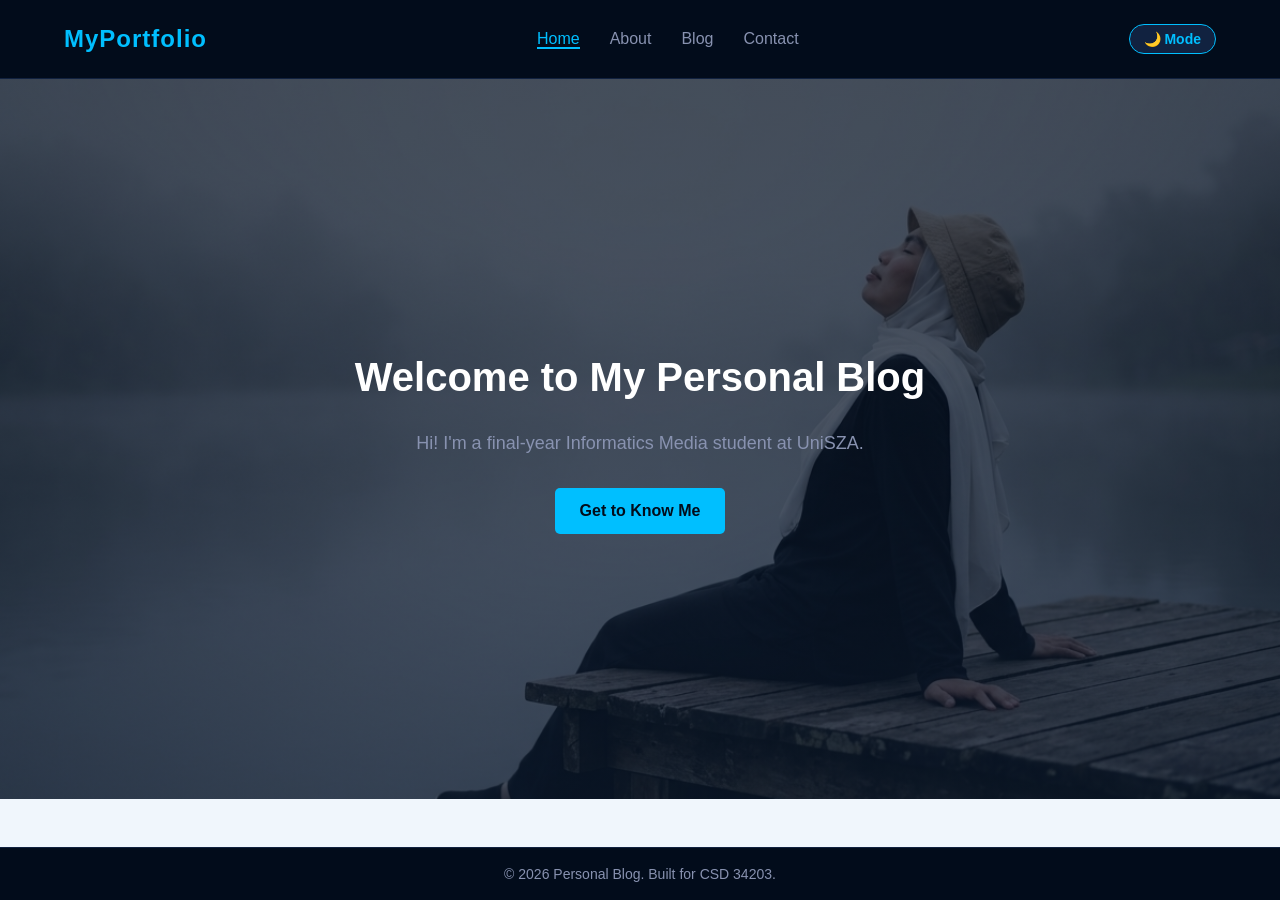
<file: index.html>
<!DOCTYPE html>
<html lang="en">
<head>
    <meta charset="UTF-8">
    <meta name="viewport" content="width=device-width, initial-scale=1.0">
    <title>Personal Blog | Home</title>
    <link rel="stylesheet" href="style.css">
</head>
<body>

    <header>
        <nav class="navbar">
            <div class="logo">MyPortfolio</div>
            <ul class="nav-links">
                <li><a href="index.html" class="active">Home</a></li>
                <li><a href="about.html">About</a></li>
                <li><a href="blog.html">Blog</a></li>
                <li><a href="contact.html">Contact</a></li>
            </ul>
            <button id="theme-toggle" class="toggle-btn" aria-label="Toggle Dark Mode">🌙 Mode</button>
        </nav>
    </header>

    <main class="hero-section">
        <div class="hero-content">
            <h1>Welcome to My Personal Blog</h1>
            <p>Hi! I'm a final-year Informatics Media student at UniSZA.</p>
            <a href="about.html" class="btn">Get to Know Me</a>
        </div>
    </main>

    <footer>
        <p>&copy; 2026 Personal Blog. Built for CSD 34203.</p>
    </footer>

    <script src="script.js"></script>
</body>
</html>
</file>
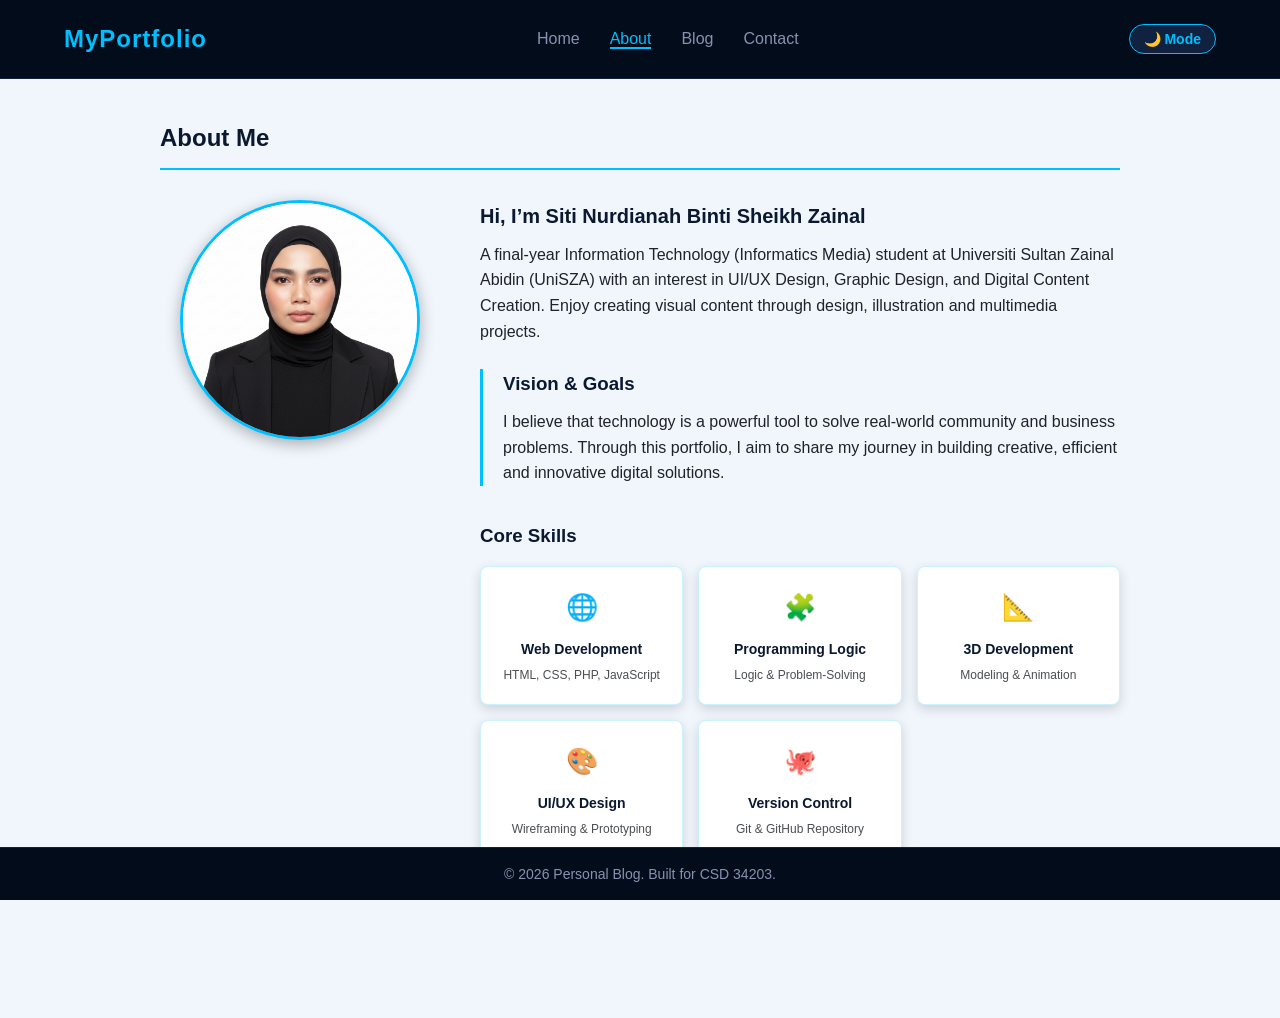
<file: about.html>
<!DOCTYPE html>
<html lang="en">
<head>
    <meta charset="UTF-8">
    <meta name="viewport" content="width=device-width, initial-scale=1.0">
    <title>About Me | Personal Blog</title>
    <link rel="stylesheet" href="style.css">
</head>
<body>

    <header>
        <nav class="navbar">
            <div class="logo">MyPortfolio</div>
            <ul class="nav-links">
                <li><a href="index.html">Home</a></li>
                <li><a href="about.html" class="active">About</a></li>
                <li><a href="blog.html">Blog</a></li>
                <li><a href="contact.html">Contact</a></li>
            </ul>
            <button id="theme-toggle" class="toggle-btn" aria-label="Toggle Dark Mode">🌙 Mode</button>
        </nav>
    </header>

    <main class="container">
        <section class="about-section">
            <h2>About Me</h2>
            
            <div class="about-content-wrapper">
                
                <div class="about-profile-pic">
                    <img src="images/profile.png" alt="Profile Picture">
                </div>
                
                <div class="about-text">
                    <p class="intro-p">Hi, I’m <strong>Siti Nurdianah Binti Sheikh Zainal</strong></p>
                    <p>A final-year Information Technology (Informatics Media) student at Universiti Sultan Zainal Abidin (UniSZA) with an interest in UI/UX Design, Graphic Design, and Digital Content Creation. Enjoy creating visual content through design, illustration and multimedia projects.</p>
                    
                    <div class="vision-section">
                        <h3>Vision & Goals</h3>
                        <p>I believe that technology is a powerful tool to solve real-world community and business problems. Through this portfolio, I aim to share my journey in building creative, efficient and innovative digital solutions.</p>
                    </div>

                    <div class="skills-section">
                        <h3>Core Skills</h3>
                        <div class="skills-grid">
                            <div class="skill-card">
                                <div class="skill-icon">🌐</div>
                                <h4>Web Development</h4>
                                <p>HTML, CSS, PHP, JavaScript</p>
                            </div>
                            <div class="skill-card">
                                <div class="skill-icon">🧩</div>
                                <h4>Programming Logic</h4>
                                <p>Logic & Problem-Solving</p>
                            </div>
                            <div class="skill-card">
                                <div class="skill-icon">📐</div>
                                <h4>3D Development</h4>
                                <p>Modeling & Animation</p>
                            </div>
                            <div class="skill-card">
                                <div class="skill-icon">🎨</div>
                                <h4>UI/UX Design</h4>
                                <p>Wireframing & Prototyping</p>
                            </div>
                            <div class="skill-card">
                                <div class="skill-icon">🐙</div>
                                <h4>Version Control</h4>
                                <p>Git & GitHub Repository</p>
                            </div>
                        </div>
                    </div>
                </div>
                
            </div>
        </section>
    </main>

    <footer>
        <p>&copy; 2026 Personal Blog. Built for CSD 34203.</p>
    </footer>

    <script src="script.js"></script>
</body>
</html>
</file>
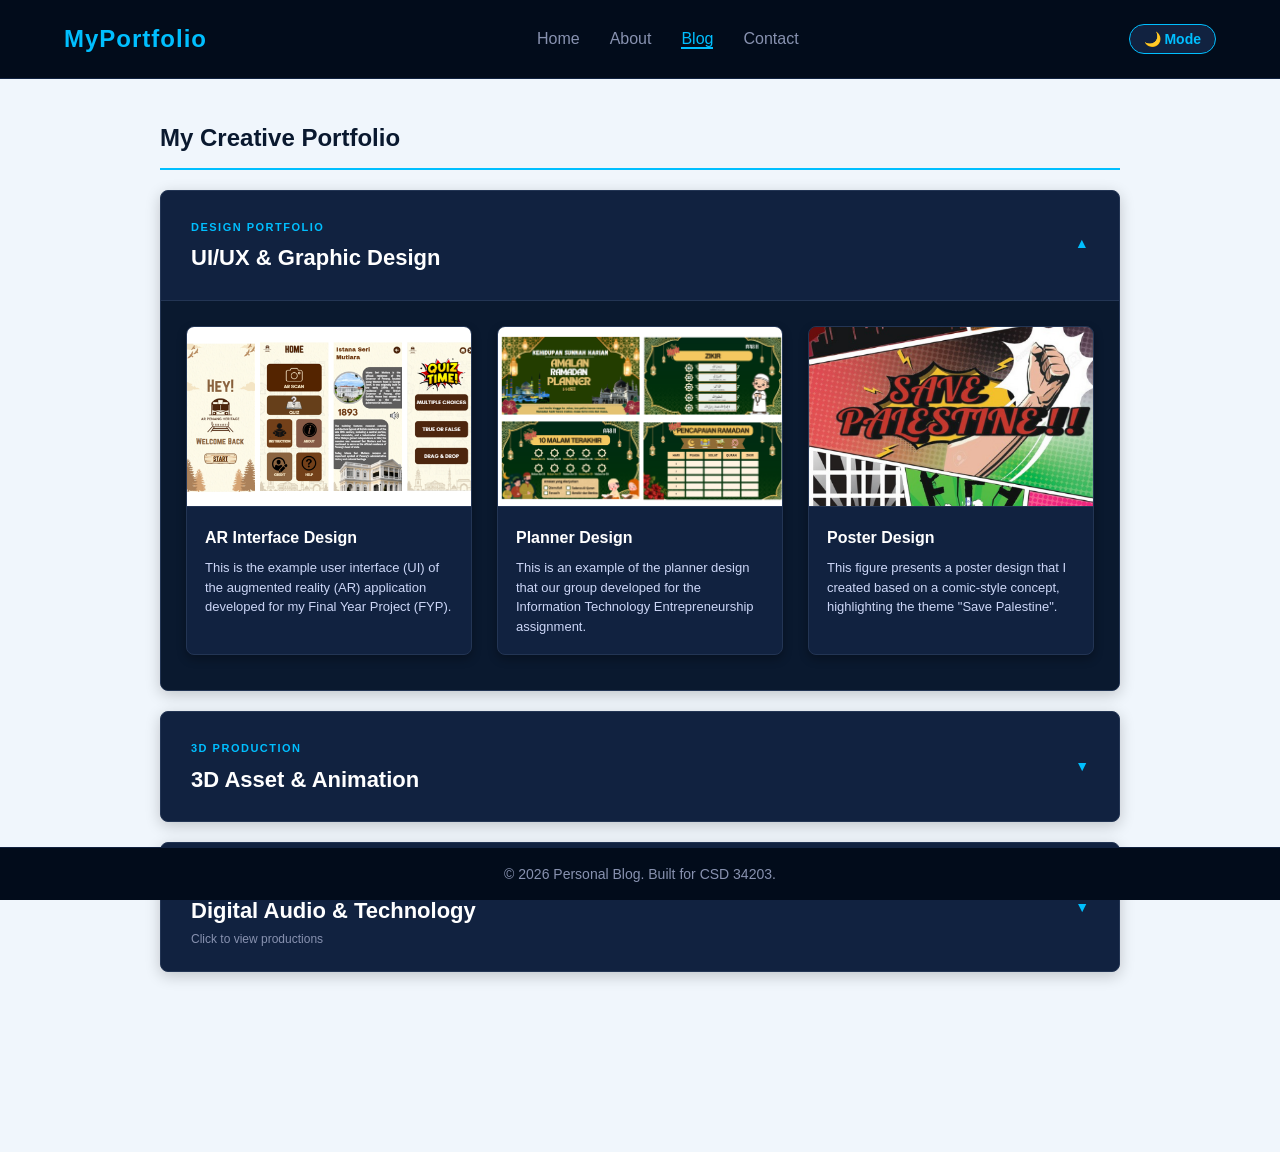
<file: blog.html>
<!DOCTYPE html>
<html lang="en">
<head>
    <meta charset="UTF-8">
    <meta name="viewport" content="width=device-width, initial-scale=1.0">
    <title>My Blog | Personal Blog</title>
    <link class="placeholder" rel="stylesheet" href="style.css">
</head>
<body>

    <header>
        <nav class="navbar">
            <div class="logo">MyPortfolio</div>
            <ul class="nav-links">
                <li><a href="index.html">Home</a></li>
                <li><a href="about.html">About</a></li>
                <li><a href="blog.html" class="active">Blog</a></li>
                <li><a href="contact.html">Contact</a></li>
            </ul>
            <button id="theme-toggle" class="toggle-btn" aria-label="Toggle Dark Mode">🌙 Mode</button>
        </nav>
    </header>

    <main class="container">
        <h2>My Creative Portfolio</h2>

        <details class="portfolio-accordion" open>
            <summary class="accordion-header">
                <div class="header-info">
                    <span class="category-tag">DESIGN PORTFOLIO</span>
                    <h3>UI/UX & Graphic Design</h3>
                </div>
                <span class="arrow-icon">▼</span>
            </summary>
            
            <div class="accordion-content">
                <div class="blog-grid">
                    
                    <article class="blog-card">
                        <div class="card-image">
                            <img src="images/Interface Design.png" alt="Interface Mockup Design">
                        </div>
                        <div class="card-text">
                            <h3>AR Interface Design</h3>
                            <p>This is the example user interface (UI) of the augmented reality (AR) application developed for my Final Year Project (FYP).</p>
                        </div>
                    </article>

                    <article class="blog-card">
                        <div class="card-image">
                            <img src="images/poster.png" alt="Visual Poster Concept">
                        </div>
                        <div class="card-text">
                            <h3>Planner Design</h3>
                            <p>This is an example of the planner design that our group developed for the Information Technology Entrepreneurship assignment.</p>
                        </div>
                    </article>

                    <article class="blog-card">
                        <div class="card-image">
                            <img src="images/typography.png" alt="Mastering Responsive Web Design">
                        </div>
                        <div class="card-text">
                            <h3>Poster Design</h3>
                            <p>This figure presents a poster design that I created based on a comic-style concept, highlighting the theme "Save Palestine".</p>
                        </div>
                    </article>

                </div>
            </div>
        </details>

        <details class="portfolio-accordion">
            <summary class="accordion-header">
                <div class="header-info">
                    <span class="category-tag">3D PRODUCTION</span>
                    <h3>3D Asset & Animation</h3>
                </div>
                <span class="arrow-icon">▼</span>
            </summary>
            <div class="accordion-content">
                <div class="blog-grid">
                    
                    <article class="blog-card">
                        <div class="card-image-prod">
                            <img src="images/3d_modeling_preview.png" alt="3D Modeling Compilation">
                        </div>
                        <div class="card-text">
                            <h3>3D Modeling</h3>
                        </div>
                    </article>

                    <article class="blog-card">
                        <div class="card-image-prod">
                            <img src="images/3d_animation_preview.png" alt="3D Animation Compilation">
                        </div>
                        <div class="card-text">
                            <h3>3D Animation</h3>
                        </div>
                    </article>

                </div>
            </div>
        </details>

        <details class="portfolio-accordion">
            <summary class="accordion-header">
                <div class="header-info">
                    <span class="category-tag">AUDIO TECHNOLOGY</span>
                    <h3>Digital Audio & Technology</h3>
                    <p class="click-hint"> Click to view productions</p>
                </div>
                <span class="arrow-icon">▼</span>
            </summary>
            <div class="accordion-content">
                <div class="blog-grid">
                    
                    <article class="blog-card">
                        <div class="card-text">
                            <div style="display: flex; align-items: center; gap: 8px; margin-bottom: 10px;">
                                <svg width="18" height="18" viewBox="0 0 24 24" fill="none" stroke="currentColor" stroke-width="2" stroke-linecap="round" stroke-linejoin="round" style="color: #fff;"><path d="M20 21v-2a4 4 0 0 0-4-4H8a4 4 0 0 0-4 4v2"></path><circle cx="12" cy="7" r="4"></circle></svg>
                                <h3 style="margin: 0; font-size: 18px;">Individual Project</h3>
                            </div>
                            <p style="color: #aaa; font-size: 14px; margin-bottom: 20px;">Individual Digital Audio technology submission showcasing audio editing skillsets.</p>
                            
                            <a href="https://youtu.be/F8r0_0GALyo" target="_blank" class="watch-btn" style="display: inline-flex; align-items: center; gap: 8px; padding: 10px 20px; border: 2px solid #ff0000; color: #fff; background: transparent; border-radius: 6px; text-decoration: none; font-weight: bold; font-size: 14px; transition: all 0.3s ease;">
                                <svg width="16" height="16" viewBox="0 0 24 24" fill="currentColor" style="color: #ff0000;"><path d="M23.498 6.186a3.016 3.016 0 0 0-2.122-2.136C19.505 3.545 12 3.545 12 3.545s-7.505 0-9.377.505A3.017 3.017 0 0 0 .502 6.186C0 8.07 0 12 0 12s0 3.93 .502 5.814a3.016 3.016 0 0 0 2.122 2.136c1.871.505 9.376.505 9.376.505s7.505 0 9.377-.505a3.015 3.015 0 0 0 2.122-2.136C24 15.93 24 12 24 12s0-3.93-.502-5.814zM9.545 15.568V8.432L15.818 12l-6.273 3.568z"/></svg>
                                Watch Individual Video
                            </a>
                        </div>
                    </article>

                </div>
            </div>
        </details>
    </main>

    <footer>
        <p>&copy; 2026 Personal Blog. Built for CSD 34203.</p>
    </footer>

    <script src="script.js"></script>
</body>
</html>
</file>
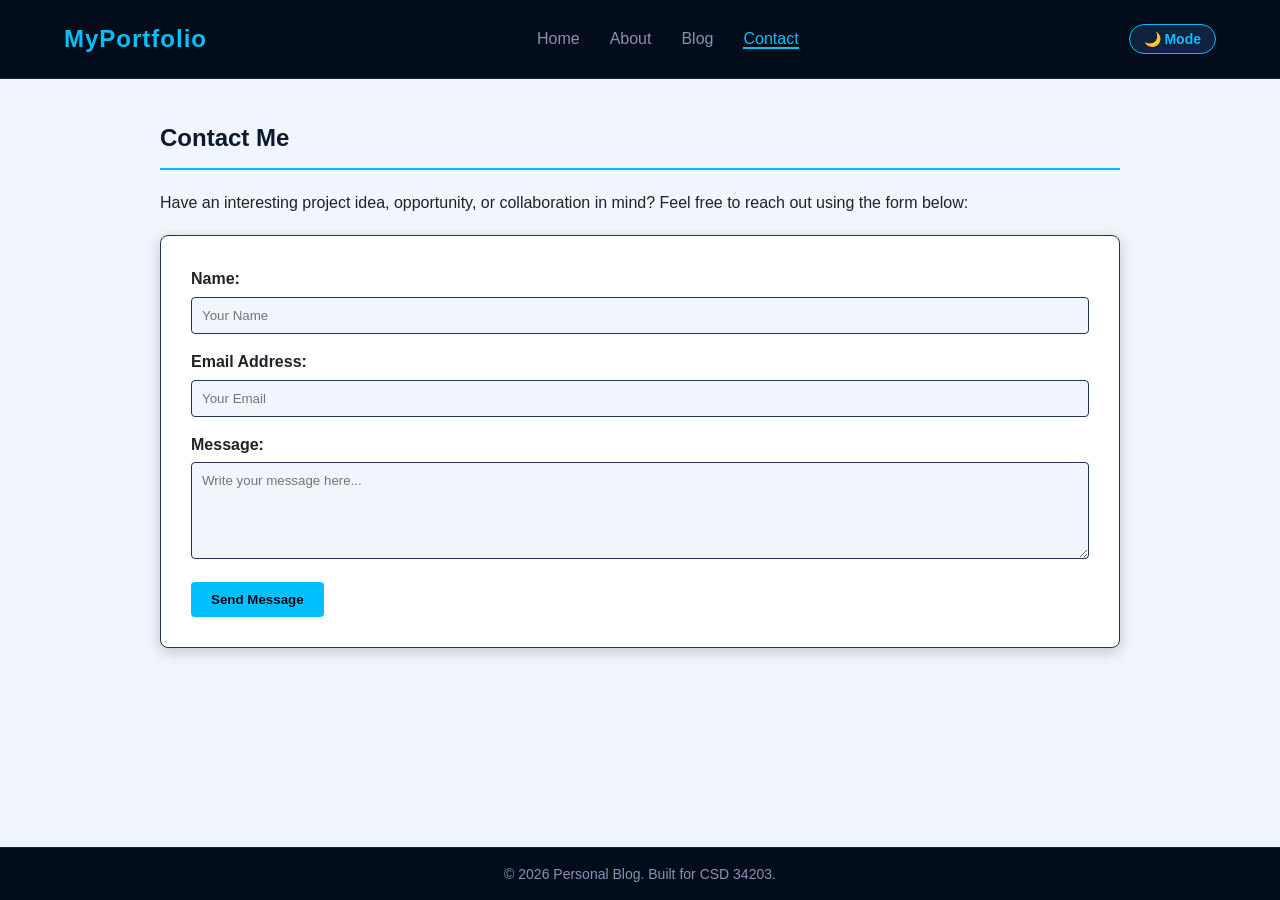
<file: contact.html>
<!DOCTYPE html>
<html lang="en">
<head>
    <meta charset="UTF-8">
    <meta name="viewport" content="width=device-width, initial-scale=1.0">
    <title>Contact Me | Personal Blog</title>
    <link rel="stylesheet" href="style.css">
</head>
<body>

    <header>
        <nav class="navbar">
            <div class="logo">MyPortfolio</div>
            <ul class="nav-links">
                <li><a href="index.html">Home</a></li>
                <li><a href="about.html">About</a></li>
                <li><a href="blog.html">Blog</a></li>
                <li><a href="contact.html" class="active">Contact</a></li>
            </ul>
            <button id="theme-toggle" class="toggle-btn" aria-label="Toggle Dark Mode">🌙 Mode</button>
        </nav>
    </header>

    <main class="container">
        <section class="contact-section">
            <h2>Contact Me</h2>
            <p>Have an interesting project idea, opportunity, or collaboration in mind? Feel free to reach out using the form below:</p>
            
            <form class="contact-form" onsubmit="event.preventDefault(); alert('Message successfully sent! (JavaScript Simulation)');">
                <div class="form-group">
                    <label for="name">Name:</label>
                    <input type="text" id="name" required placeholder="Your Name">
                </div>
                <div class="form-group">
                    <label for="email">Email Address:</label>
                    <input type="email" id="email" required placeholder="Your Email">
                </div>
                <div class="form-group">
                    <label for="message">Message:</label>
                    <textarea id="message" rows="5" required placeholder="Write your message here..."></textarea>
                </div>
                <button type="submit" class="submit-btn">Send Message</button>
            </form>
        </section>
    </main>

    <footer>
        <p>&copy; 2026 Personal Blog. Built for CSD 34203.</p>
    </footer>

    <script src="script.js"></script>
</body>
</html>
</file>
<file: style.css>
/* ==========================================
   0. TETAPAN UNTUK STRUKTUR TEMA (DATA-THEME)
   ========================================== */
:root {
    /* DEFAULT (LIGHT MODE) - Ditukar kepada gandingan Sky Blue & Terang */
    --bg-color: #f0f6fc;
    --text-color: #1f2328;
    --card-bg: #ffffff;
    --heading-color: #0a192f;
    --border-color: #00bfff;
}

/* Penukaran warna apabila data-theme="dark" aktif (DARK BLUE & SKY BLUE) */
[data-theme="dark"] {
    --bg-color: #0a192f;       /* Biru Gelap (Deep Navy) */
    --text-color: #e2e8f0;     /* Putih lembut kebiruan */
    --card-bg: #112240;        /* Biru Sederhana untuk kad & borang */
    --heading-color: #ffffff;  /* Putih bersih */
    --border-color: #00bfff;   /* Sky Blue */
}

/* ==========================================
   1. UNIVERSAL & BASE STYLES
   ========================================== */
* {
    margin: 0;
    padding: 0;
    box-sizing: border-box;
    font-family: 'Segoe UI', Tahoma, Geneva, Verdana, sans-serif;
}

body {
    background-color: var(--bg-color);
    color: var(--text-color);
    line-height: 1.6;
    transition: background-color 0.3s, color 0.3s;
}

/* ==========================================
   2. NAVIGATION BAR (Kini Berlatarkan Biru Sangat Gelap)
   ========================================== */
.navbar {
    display: flex;
    justify-content: space-between;
    align-items: center;
    background-color: #020c1b; /* Biru Tersangat Gelap */
    padding: 20px 5%;
    color: white;
    border-bottom: 1px solid #112240;
}

.navbar .logo {
    font-size: 24px;
    font-weight: bold;
    letter-spacing: 1px;
    color: #00bfff; /* Logo sentiasa Sky Blue */
}

.nav-links {
    list-style: none;
    display: flex;
    align-items: center;
}

.nav-links li {
    margin: 0 15px;
}

.nav-links a {
    color: #8892b0;
    text-decoration: none;
    font-size: 16px;
    transition: color 0.3s;
}

.nav-links a:hover, .nav-links a.active {
    color: #00bfff; /* Hover bertukar ke Sky Blue */
    border-bottom: 2px solid #00bfff;
}

/* Gaya Butang Toggle */
.toggle-btn {
    background: #112240;
    color: #00bfff;
    border: 1px solid #00bfff;
    padding: 6px 14px;
    border-radius: 20px;
    cursor: pointer;
    font-size: 14px;
    font-weight: 600;
    transition: all 0.3s ease;
}

[data-theme="dark"] .toggle-btn {
    background: #00bfff;
    color: #020c1b;
    border-color: #00bfff;
}

/* ==========================================
   3. HERO SECTION (HOME PAGE)
   ========================================== */
.hero-section {
    height: 80vh;
    display: flex;
    justify-content: center;
    align-items: center;
    text-align: center;
    background: linear-gradient(rgba(2, 12, 27, 0.7), rgba(10, 25, 47, 0.7)), url('images/background.png') no-repeat center center/cover;
    color: white;
    padding: 0 20px;
}

.hero-content h1 {
    font-size: 40px;
    margin-bottom: 20px;
    color: #ffffff;
}

.hero-content p {
    font-size: 18px;
    margin-bottom: 30px;
    color: #8892b0;
}

.btn {
    display: inline-block;
    background-color: #00bfff; /* Butang Utama Sky Blue */
    color: #020c1b;
    padding: 10px 25px;
    text-decoration: none;
    font-weight: bold;
    border-radius: 5px;
    transition: background 0.3s;
}

.btn:hover {
    background-color: #90e0ef; /* Sky Blue lebih cair semasa hover */
}

/* ==========================================
   4. GENERAL CONTENT LAYOUT (About, Blog, Contact)
   ========================================== */
.container {
    max-width: 1000px;
    margin: 40px auto;
    padding: 0 20px 120px 20px;
}

h2 {
    margin-bottom: 20px;
    color: var(--heading-color);
    border-bottom: 2px solid var(--border-color);
    padding-bottom: 10px;
    transition: border-color 0.3s, color 0.3s;
}

h3 {
    margin: 20px 0 10px 0;
    color: var(--heading-color);
}

/* Gaya Halaman About */
.about-content-wrapper {
    display: flex;
    gap: 40px;
    align-items: flex-start;
    margin-top: 30px;
}

.about-profile-pic {
    flex: 1;
    max-width: 280px;
}

.about-profile-pic img {
    width: 240px;          
    height: 240px;         
    border-radius: 50%;    
    display: block;
    margin: 0 auto;        
    box-shadow: 0 4px 15px rgba(0, 0, 0, 0.3);
    border: 3px solid var(--border-color); /* Sempadan Bulatan Menggunakan Sky Blue */
    object-fit: cover;     
    transition: transform 0.3s ease, border-color 0.3s;
}

.about-profile-pic img:hover {
    transform: scale(1.04);
}

.about-text {
    flex: 2;
}

/* Kemas Kini Teks Pengenalan Nama */
.about-text .intro-p {
    font-size: 20px;
    font-weight: 600;
    color: var(--heading-color);
    margin-bottom: 10px;
}

.about-text p {
    margin-bottom: 15px;
    color: var(--text-color);
}

/* Gaya Seksyen Vision & Goals (Reka Bentuk Bergaris Tepi) */
.vision-section {
    margin-top: 25px;
    padding-left: 20px;
    border-left: 3px solid var(--border-color); /* Garis tepi menegak Sky Blue */
}

.vision-section h3 {
    margin-top: 0 !important;
}

/* --- REKA BENTUK GRID KAD KEMAHIRAN (SKILL CARDS) --- */
.skills-section {
    margin-top: 35px;
}

.skills-grid {
    display: grid;
    grid-template-columns: repeat(auto-fit, minmax(180px, 1fr));
    gap: 15px;
    margin-top: 15px;
}

.skill-card {
    background: var(--card-bg);
    border: 1px solid rgba(0, 191, 255, 0.2); /* Sempadan lembut Sky Blue */
    border-radius: 8px;
    padding: 20px 15px;
    text-align: center;
    box-shadow: 0 4px 12px rgba(0, 0, 0, 0.15);
    transition: transform 0.3s ease, box-shadow 0.3s ease, border-color 0.3s;
}

/* Kesan interaktif (Hover Effect) */
.skill-card:hover {
    transform: translateY(-4px);
    border-color: var(--border-color);
    box-shadow: 0 6px 15px rgba(0, 191, 255, 0.25); /* Cahaya lembut Sky Blue */
}

.skill-icon {
    font-size: 26px;
    margin-bottom: 10px;
}

.skill-card h4 {
    font-size: 14px;
    color: var(--heading-color);
    margin-bottom: 6px;
    font-weight: 600;
}

.skill-card p {
    font-size: 12px !important;
    color: var(--text-color);
    opacity: 0.8;
    margin-bottom: 0;
    line-height: 1.4;
}

/* Penyelarasan Khusus Light Mode untuk Kad */
[data-theme="light"] .skill-card {
    background: #ffffff;
    border-color: #e2e8f0;
    box-shadow: 0 4px 10px rgba(0, 0, 0, 0.05);
}
[data-theme="light"] .skill-card:hover {
    border-color: var(--border-color);
    box-shadow: 0 6px 15px rgba(0, 191, 255, 0.15);
}

/* ==========================================
   GAYA HALAMAN BLOG (ACCORDION REKA BENTUK DARK BLUE & SKY BLUE)
   ========================================== */

/* Struktur Utama Kotak Accordion */
.portfolio-accordion {
    background: #112240; /* Sesuai dengan var(--card-bg) dalam Dark Mode */
    border: 1px solid #233554;
    border-radius: 8px;
    margin-bottom: 20px;
    overflow: hidden;
    color: #ffffff;
    box-shadow: 0 4px 15px rgba(0, 0, 0, 0.2);
}

/* Menghilangkan penanda segi tiga asal HTML */
.portfolio-accordion summary::-webkit-details-marker {
    display: none;
}
.portfolio-accordion summary {
    list-style: none;
}

/* Bahagian Atas Kategori Accordion */
.accordion-header {
    display: flex;
    justify-content: space-between;
    align-items: center;
    padding: 22px 30px;
    cursor: pointer;
    user-select: none;
    transition: background 0.3s;
}

.accordion-header:hover {
    background: #1d335c; /* Biru sedikit terang semasa hover header */
}

.header-info h3 {
    margin: 2px 0 !important;
    font-size: 22px;
    color: #ffffff !important;
}

/* Kekal dalam warna Sky Blue (#00bfff) */
.category-tag {
    font-size: 11px;
    letter-spacing: 1.5px;
    color: #00bfff; 
    font-weight: bold;
    text-transform: uppercase;
}

.click-hint {
    font-size: 12px;
    color: #8892b0;
    margin: 0;
}

/* Anak panah kekal warna Sky Blue (#00bfff) */
.arrow-icon {
    font-size: 14px;
    color: #00bfff; 
    transition: transform 0.3s ease;
}

/* Animasi pusingan anak panah apabila accordion dibuka */
.portfolio-accordion[open] .arrow-icon {
    transform: rotate(180deg);
}

/* Ruangan Kandungan Grid Kad di dalam Accordion */
.accordion-content {
    padding: 0 25px 35px 25px;
    background: #0a192f; /* Berlatarkan Dark Blue Tulen */
    border-top: 1px solid #233554;
}

.blog-grid {
    display: grid;
    grid-template-columns: repeat(auto-fit, minmax(280px, 1fr));
    gap: 25px;
    margin-top: 25px;
}

/* Reka Bentuk Kad Portfolio Bersama Gambar */
.blog-card {
    background: #112240 !important; /* Kad bertukar kepada navy munasabah */
    border-radius: 8px; 
    overflow: hidden;
    box-shadow: 0 4px 10px rgba(0,0,0,0.3);
    border: 1px solid #233554;
    display: flex;
    flex-direction: column;
    padding: 0 !important; 
    transition: transform 0.3s ease, box-shadow 0.3s ease !important;
}

.blog-card:hover {
    transform: translateY(-5px);
    box-shadow: 0 8px 20px rgba(0, 191, 255, 0.2); /* Bayang lembut Sky Blue */
}

/* Kontainer Penampung Imej Kad */
.card-image {
    width: 100%;
    height: 180px; 
    overflow: hidden;
    background: #020c1b;
    border-bottom: 1px solid #233554;
}

.card-image img {
    width: 100%;
    height: 100%;
    object-fit: cover; 
    transition: transform 0.5s ease;
}

.blog-card:hover .card-image img {
    transform: scale(1.06); 
}

/* Ruangan Teks Kad */
.card-text {
    padding: 18px;
    display: flex;
    flex-direction: column;
    flex-grow: 1;
}

.card-text h3 {
    font-size: 16px !important;
    margin: 0 0 8px 0 !important;
    color: #ffffff !important;
}

.card-text .date {
    font-size: 11px;
    color: #8892b0;
    margin-bottom: 10px;
}

.card-text p {
    font-size: 13px;
    color: #ccd6f6;
    line-height: 1.5;
}

/* ==========================================
   GAYA INTERFAS BUTANG VIDEO (WATCH BUTTON)
   ========================================== */
.watch-btn {
    display: inline-flex;
    align-items: center;
    gap: 8px;
    padding: 10px 20px;
    border: 2px solid #00bfff !important; /* Kemasan sempadan Sky Blue */
    color: #00bfff !important;            /* Tulisan warna Sky Blue */
    background: transparent;
    border-radius: 6px;
    text-decoration: none;
    font-weight: bold;
    font-size: 14px;
    transition: all 0.3s ease;
    cursor: pointer;
    margin-top: auto; /* Memastikan butang rapat ke bawah kad jika ada flex */
    width: max-content;
}

.watch-btn:hover {
    background-color: #00bfff !important;  /* Latar penuh Sky Blue bila dipicit */
    color: #0a192f !important;            /* Tulisan bertukar jadi Dark Blue */
}

.watch-btn svg {
    fill: currentColor; /* Warna ikon SVG akan mengikut warna tulisan secara automatik */
}

/* ==========================================
   KEMAS KINI KHAS: PORTFOLIO PRODUKSI 3D (IMEJ & VIDEO BERSAME)
   ========================================== */

/* Kontainer Imej Kolaj / Model 3D */
.card-image-prod {
    width: 100%;
    height: 180px;
    overflow: hidden;
    background: #020c1b;
    border-bottom: 1px solid #233554;
}

.card-image-prod img {
    width: 100%;
    height: 100%;
    object-fit: cover;
}

/* Kontainer Responsif Pemain Video YouTube 16:9 di dalam Grid Kad */
.card-video-container {
    position: relative;
    width: 100%;
    height: 180px;
    background: #000;
    border-bottom: 1px solid #233554;
}

.card-video-container iframe {
    position: absolute;
    top: 0;
    left: 0;
    width: 100%;
    height: 100%;
    border: none;
}

/* Butang Tambahan: View in Canva Site */
.canva-btn {
    display: inline-flex;
    align-items: center;
    gap: 8px;
    background-color: transparent;
    color: #00bfff;
    border: 1px solid #00bfff;
    padding: 8px 16px;
    font-size: 13px;
    font-weight: bold;
    text-decoration: none;
    border-radius: 4px;
    margin-top: 20px;
    transition: all 0.3s ease;
    width: max-content;
}

.canva-btn:hover {
    background-color: #00bfff;
    color: #0a192f;
}

/* Penyelarasan Automatik Warna Tema Terang Sekiranya Dinyahaktif */
[data-theme="light"] .portfolio-accordion {
    background: #ffffff;
    border-color: #ddd;
    color: #1a1a1a;
}
[data-theme="light"] .accordion-header:hover {
    background: #f5f5f5;
}
[data-theme="light"] .accordion-content {
    background: #fafafa;
    border-top-color: #eee;
}
[data-theme="light"] .header-info h3, 
[data-theme="light"] .card-text h3 {
    color: #0a192f !important;
}
[data-theme="light"] .blog-card {
    background: #ffffff !important;
    border-color: #ddd;
}
[data-theme="light"] .card-text p {
    color: #555;
}
[data-theme="light"] .category-tag,
[data-theme="light"] .arrow-icon {
    color: #0077cc !important; 
}
[data-theme="light"] .canva-btn {
    color: #0077cc;
    border-color: #0077cc;
}
[data-theme="light"] .canva-btn:hover {
    background-color: #0077cc;
    color: #ffffff;
}

/* ==========================================
   GAYA HALAMAN CONTACT
   ========================================== */
.contact-form {
    background: var(--card-bg);
    padding: 30px;
    border-radius: 8px;
    box-shadow: 0 4px 15px rgba(0,0,0,0.2);
    border: 1px solid #233554;
    margin-top: 20px;
    transition: background-color 0.3s;
}

.form-group {
    margin-bottom: 15px;
}

.form-group label {
    display: block;
    margin-bottom: 5px;
    font-weight: bold;
    color: var(--text-color);
}

.form-group input, .form-group textarea {
    width: 100%;
    padding: 10px;
    border: 1px solid #233554;
    border-radius: 4px;
    background-color: var(--bg-color);
    color: var(--text-color);
    transition: background-color 0.3s, color 0.3s;
}

/* Fokus input kotak form bercahaya Sky Blue */
.form-group input:focus, .form-group textarea:focus {
    outline: none;
    border-color: #00bfff;
    box-shadow: 0 0 8px rgba(0, 191, 255, 0.4);
}

.submit-btn {
    background-color: #00bfff;
    color: #020c1b;
    padding: 10px 20px;
    border: none;
    border-radius: 4px;
    cursor: pointer;
    font-weight: bold;
    transition: background 0.3s;
}

[data-theme="dark"] .submit-btn {
    background-color: #00bfff;
    color: #020c1b;
}

.submit-btn:hover {
    background-color: #90e0ef;
}

[data-theme="dark"] .submit-btn:hover {
    background-color: #90e0ef;
}

/* ==========================================
   5. FOOTER STYLES
   ========================================== */
footer {
    background-color: #020c1b; /* Senada dengan Navbar */
    color: #8892b0;
    text-align: center;
    padding: 15px;
    font-size: 14px;
    position: fixed;
    bottom: 0;
    width: 100%;
    border-top: 1px solid #112240;
}

/* ==========================================
   6. MOBILE RESPONSIVE MEDIA QUERIES
   ========================================== */
@media (max-width: 768px) {
    .navbar {
        flex-direction: column;
        padding: 15px 20px;
    }

    .navbar .logo {
        margin-bottom: 12px;
    }

    .nav-links {
        width: 100%;
        justify-content: space-around;
        padding-left: 0;
        margin-bottom: 12px;
    }

    .nav-links li {
        margin: 0;
    }

    .about-content-wrapper {
        flex-direction: column;
        align-items: center;
        gap: 20px;
    }

    .about-profile-pic {
        max-width: 220px;
    }

    .about-text {
        width: 100%;
    }

    .hero-content h1 {
        font-size: 28px;
    }

    .hero-content p {
        font-size: 15px;
    }
    
    footer {
        position: relative;
        margin-top: 40px;
    }
    
    .container {
        padding-bottom: 40px;
        margin: 20px auto;
    }
}
</file>
